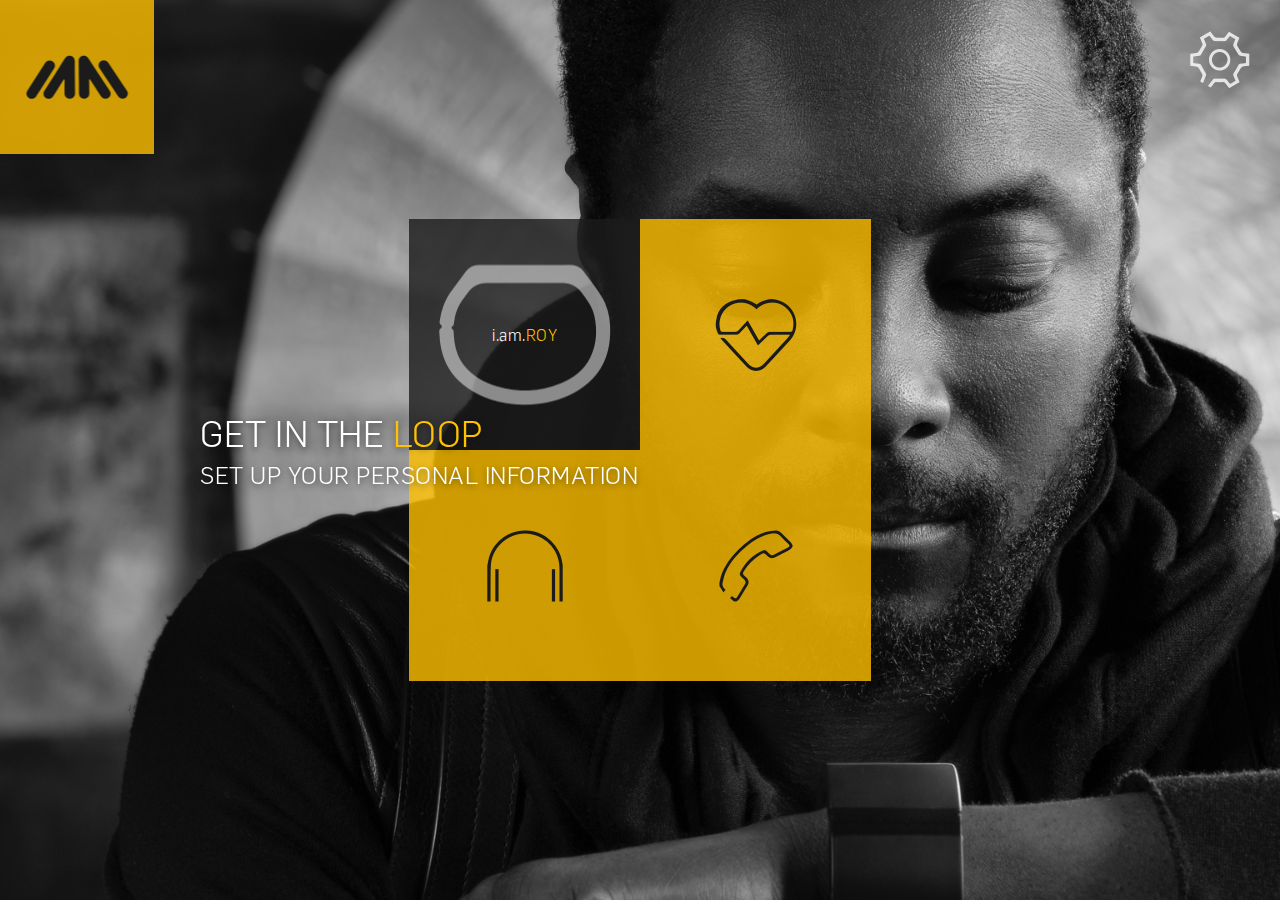
<file: index.html>
<!DOCTYPE html>
<html>
<head>
    <title></title>
    <link href="font/fonts.css" rel="stylesheet" />
    <link href="css/style.css" rel="stylesheet" />
</head>
<body>



    <div class="middleOfPage">
        <div class="flex-container-wrap">
            <div class="flex-container">

                <div class="details flex-item center">
                    <img src="images/imported-layers-copy-15.png" />
                    <div class="ver-middle">i.am.<span class="gold">ROY</span></div>
                </div>

                <div class="flip-container flex-item" ontouchstart="this.classList.toggle('hover');">
                    <div class="flipper">
                        <a href="fitness.html" class="front">
                            <div class="padded-button">
                                <img src="images/fill-6.png" />
                            </div>
                        </a>
                        <a href="fitness.html" class="back">
                            <div class="details">
                                <div class="ver-middle">
                                    <div class="title">YOUR FITNESS</div>
                                    <p>The Fitness app helps you keep active by showing daily activity and goals.</p>
                                    <span class="gold">Start</span>
                                </div>
                            </div>
                        </a>
                    </div>
                </div>

                <div class="flip-container flex-item" ontouchstart="this.classList.toggle('hover');">
                    <div class="flipper">
                        <a href="music.html" class="front">
                            <div class="padded-button">
                                <img src="images/fill-3-copy.png" />
                            </div>
                        </a>
                        <a href="music.html" class="back">
                            <div class="details">
                                <div class="ver-middle">
                                    <div class="title">YOUR FITNESS</div>
                                    <p>The Fitness app helps you keep active by showing daily activity and goals.</p>
                                    <span class="gold">Start</span>
                                </div>
                            </div>
                        </a>
                    </div>
                </div>

                <div class="flip-container flex-item" ontouchstart="this.classList.toggle('hover');">
                    <div class="flipper">
                        <div class="front">
                            <button class="padded-button">
                                <img src="images/imported-layers-copy.png" />
                            </button>
                        </div>
                        <div class="back">
                            <div class="details">
                                <div class="ver-middle">
                                    <div class="title">YOUR FITNESS</div>
                                    <p>The Fitness app helps you keep active by showing daily activity and goals.</p>
                                    <a href="#">Start</a>
                                </div>
                            </div>
                        </div>
                    </div>
                </div>

            </div>
        </div>
    </div>

    <div class="desc">
        <div>GET IN THE <span class="gold">LOOP</span></div>
        <div>SET UP YOUR PERSONAL INFORMATION</div>
    </div>

    <button class="padded-button small home">
        <img src="images/fill-1.png" />
    </button>

    <button class="settings">
        <img src="images/2-layers.png" />
    </button>

    <script src="js/script.js"></script>
</body>
</html>
</file>
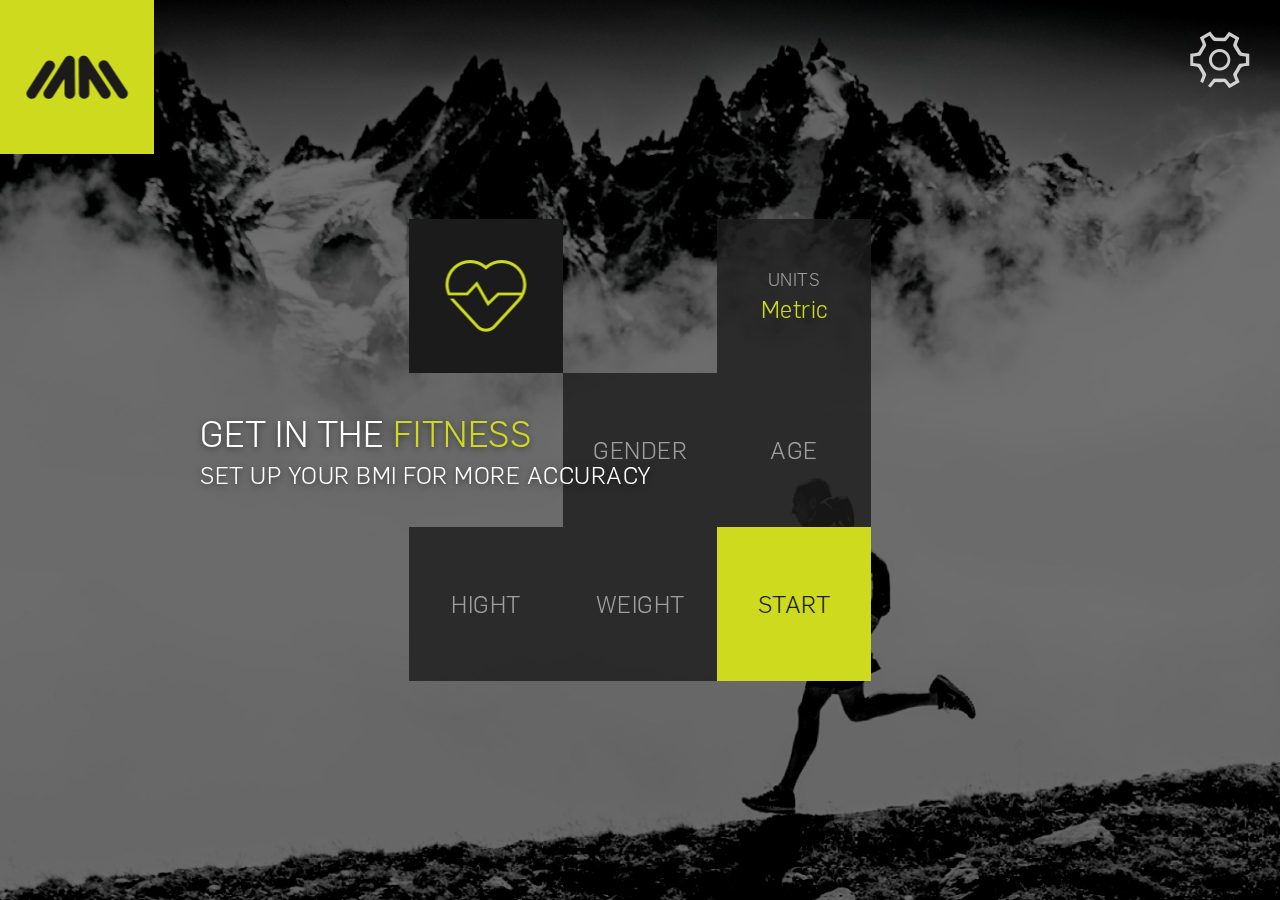
<file: fitness.html>
<!DOCTYPE html>
<html>
<head>
    <title></title>
    <link href="font/fonts.css" rel="stylesheet" />
    <link href="css/style.css" rel="stylesheet" />
</head>
<body class="fitness">



    <div class="middleOfPage">
        <div class="flex-container-wrap">
            <div class="flex-container" style="justify-content: space-between;">

                <div class="details small flex-item center" style="background-color:#1b1b1b;">
                    <img src="images/heart-green.png" />
                </div>

                <div class="flip-container flex-item small" ontouchstart="this.classList.toggle('hover');">
                    <div class="flipper">
                        <div class="front">
                            <div class="details small center">
                                <div class="ver-middle">
                                    <div style="color: #9e9e9e;font-size:18px;">UNITS</div>
                                    <div class="title green">Metric</div>
                                </div>
                            </div>
                        </div>
                        <div class="back">
                            <div class="details small">
                                <img src="images/fitness/units2.png" />
                            </div>
                        </div>
                    </div>
                </div>
            </div>
        </div>
        <div class="flex-container-wrap">
            <div class="flex-container" style="justify-content: flex-end;">

                <div class="flip-container flex-item small" ontouchstart="this.classList.toggle('hover');">
                    <div class="flipper">
                        <div class="front">
                            <div class="details small center">
                                <div class="ver-middle">
                                    <div class="title" style="color: #9e9e9e;">GENDER</div>
                                </div>
                            </div>
                        </div>
                        <div class="back">
                            <div class="details small">
                                <img src="images/fitness/gender2.png" />
                            </div>
                        </div>
                    </div>
                </div>

                <div class="flip-container flex-item small" ontouchstart="this.classList.toggle('hover');">
                    <div class="flipper">
                        <div class="front">
                            <div class="details small center">
                                <div class="ver-middle">
                                    <div class="title" style="color: #9e9e9e;">AGE</div>
                                </div>
                            </div>
                        </div>
                        <div class="back">
                            <div class="details small">
                                <img src="images/fitness/age2.png" />
                            </div>
                        </div>
                    </div>
                </div>
            </div>
        </div>
        <div class="flex-container-wrap">
            <div class="flex-container">

                <div class="flip-container flex-item small" ontouchstart="this.classList.toggle('hover');">
                    <div class="flipper">
                        <div class="front">
                            <div class="details small center">
                                <div class="ver-middle">
                                    <div class="title" style="color: #9e9e9e;">HIGHT</div>
                                </div>
                            </div>
                        </div>
                        <div class="back">
                            <div class="details small">
                                <img src="images/fitness/hight2.png" />
                            </div>
                        </div>
                    </div>
                </div>

                <div class="flip-container flex-item small" ontouchstart="this.classList.toggle('hover');">
                    <div class="flipper">
                        <div class="front">
                            <div class="details small center">
                                <div class="ver-middle">
                                    <div class="title" style="color: #9e9e9e;">WEIGHT</div>
                                </div>
                            </div>
                        </div>
                        <div class="back">
                            <div class="details small">
                                <img src="images/fitness/weight2.png" />
                            </div>
                        </div>
                    </div>
                </div>

                <div class="padded-button green small center">
                    <div class="ver-middle">
                        <div class="title" style="color: #1b1b1b;font-size: 24px;">START</div>
                    </div>
                </div>

            </div>
        </div>
    </div>

    <div class="desc">
        <div>GET IN THE <span class="green">FITNESS</span></div>
        <div>SET UP YOUR BMI FOR MORE ACCURACY</div>
    </div>

    <a href="index.html" class="padded-button small green home">
        <img src="images/fill-1.png" />
    </a>

    <button class="settings">
        <img src="images/2-layers.png" />
    </button>

    <script src="js/script.js"></script>
</body>
</html>
</file>
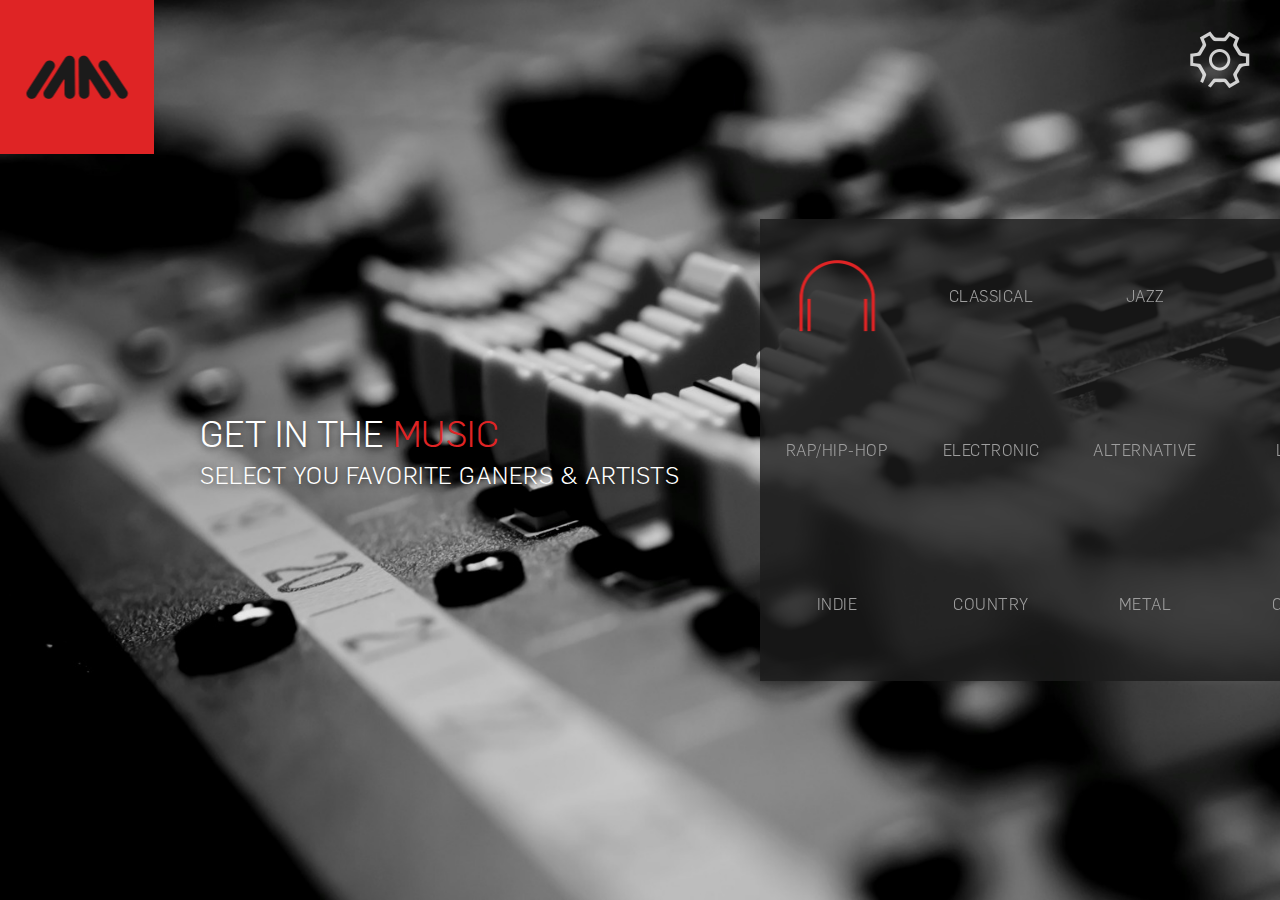
<file: music.html>
<!DOCTYPE html>
<html>
<head>
    <title></title>
    <link href="font/fonts.css" rel="stylesheet" />
    <link href="css/style.css" rel="stylesheet" />
</head>
<body class="music" style="background-position:left top;">

    <div class="middleOfPage" style="transform: translate(0,-50%);left: 760px;">
        <div class="flex-container-wrap">
            <div class="flex-container">

                <div class="details small flex-item center">
                    <img src="images/headphones_red.png" />
                </div>

                <div class="flip-container flex-item small" ontouchstart="this.classList.toggle('hover');">
                    <div class="flipper">
                        <div class="front">
                            <div class="details small center">
                                <div class="ver-middle">
                                    <div class="title" style="color: #9e9e9e;">CLASSICAL</div>
                                </div>
                            </div>
                        </div>
                        <div class="back">
                            <div class="padded-button red small center">
                                <div class="ver-middle">
                                    <div class="title" style="color: #1b1b1b;">CLASSICAL</div>
                                </div>
                            </div>
                        </div>
                    </div>
                </div>
                <div class="flip-container flex-item small" ontouchstart="this.classList.toggle('hover');">
                    <div class="flipper">
                        <div class="front">
                            <div class="details small center">
                                <div class="ver-middle">
                                    <div class="title" style="color: #9e9e9e;">JAZZ</div>
                                </div>
                            </div>
                        </div>
                        <div class="back">
                            <div class="padded-button red small center">
                                <div class="ver-middle">
                                    <div class="title" style="color: #1b1b1b;">JAZZ</div>
                                </div>
                            </div>
                        </div>
                    </div>
                </div>
                <div class="flip-container flex-item small" ontouchstart="this.classList.toggle('hover');">
                    <div class="flipper">
                        <div class="front">
                            <div class="details small center">
                                <div class="ver-middle">
                                    <div class="title" style="color: #9e9e9e;">POP</div>
                                </div>
                            </div>
                        </div>
                        <div class="back">
                            <div class="padded-button red small center">
                                <div class="ver-middle">
                                    <div class="title" style="color: #1b1b1b;">POP</div>
                                </div>
                            </div>
                        </div>
                    </div>
                </div>
                <div class="flip-container flex-item small" ontouchstart="this.classList.toggle('hover');">
                    <div class="flipper">
                        <div class="front">
                            <div class="details small center">
                                <div class="ver-middle">
                                    <div class="title" style="color: #9e9e9e;">ROCK</div>
                                </div>
                            </div>
                        </div>
                        <div class="back">
                            <div class="padded-button red small center">
                                <div class="ver-middle">
                                    <div class="title" style="color: #1b1b1b;">ROCK</div>
                                </div>
                            </div>
                        </div>
                    </div>
                </div>
            </div>
        </div>
        <div class="flex-container-wrap">
            <div class="flex-container">

                <div class="flip-container flex-item small" ontouchstart="this.classList.toggle('hover');">
                    <div class="flipper">
                        <div class="front">
                            <div class="details small center">
                                <div class="ver-middle">
                                    <div class="title" style="color: #9e9e9e;">RAP/HIP-HOP</div>
                                </div>
                            </div>
                        </div>
                        <div class="back">
                            <div class="padded-button red small center">
                                <div class="ver-middle">
                                    <div class="title" style="color: #1b1b1b;">RAP/HIP-HOP</div>
                                </div>
                            </div>
                        </div>
                    </div>
                </div>
                <div class="flip-container flex-item small" ontouchstart="this.classList.toggle('hover');">
                    <div class="flipper">
                        <div class="front">
                            <div class="details small center">
                                <div class="ver-middle">
                                    <div class="title" style="color: #9e9e9e;">ELECTRONIC</div>
                                </div>
                            </div>
                        </div>
                        <div class="back">
                            <div class="padded-button red small center">
                                <div class="ver-middle">
                                    <div class="title" style="color: #1b1b1b;">ELECTRONIC</div>
                                </div>
                            </div>
                        </div>
                    </div>
                </div>
                <div class="flip-container flex-item small" ontouchstart="this.classList.toggle('hover');">
                    <div class="flipper">
                        <div class="front">
                            <div class="details small center">
                                <div class="ver-middle">
                                    <div class="title" style="color: #9e9e9e;">ALTERNATIVE</div>
                                </div>
                            </div>
                        </div>
                        <div class="back">
                            <div class="padded-button red small center">
                                <div class="ver-middle">
                                    <div class="title" style="color: #1b1b1b;">ALTERNATIVE</div>
                                </div>
                            </div>
                        </div>
                    </div>
                </div>
                <div class="flip-container flex-item small" ontouchstart="this.classList.toggle('hover');">
                    <div class="flipper">
                        <div class="front">
                            <div class="details small center">
                                <div class="ver-middle">
                                    <div class="title" style="color: #9e9e9e;">LATIN</div>
                                </div>
                            </div>
                        </div>
                        <div class="back">
                            <div class="padded-button red small center">
                                <div class="ver-middle">
                                    <div class="title" style="color: #1b1b1b;">LATIN</div>
                                </div>
                            </div>
                        </div>
                    </div>
                </div>
                <div class="flip-container flex-item small" ontouchstart="this.classList.toggle('hover');">
                    <div class="flipper">
                        <div class="front">
                            <div class="details small center">
                                <div class="ver-middle">
                                    <div class="title" style="color: #9e9e9e;">PUNK</div>
                                </div>
                            </div>
                        </div>
                        <div class="back">
                            <div class="padded-button red small center">
                                <div class="ver-middle">
                                    <div class="title" style="color: #1b1b1b;">PUNK</div>
                                </div>
                            </div>
                        </div>
                    </div>
                </div>
            </div>
        </div>
        <div class="flex-container-wrap">
            <div class="flex-container" style="width:934px">

                <div class="flip-container flex-item small" ontouchstart="this.classList.toggle('hover');">
                    <div class="flipper">
                        <div class="front">
                            <div class="details small center">
                                <div class="ver-middle">
                                    <div class="title" style="color: #9e9e9e;">INDIE</div>
                                </div>
                            </div>
                        </div>
                        <div class="back">
                            <div class="padded-button red small center">
                                <div class="ver-middle">
                                    <div class="title" style="color: #1b1b1b;">INDIE</div>
                                </div>
                            </div>
                        </div>
                    </div>
                </div>
                <div class="flip-container flex-item small" ontouchstart="this.classList.toggle('hover');">
                    <div class="flipper">
                        <div class="front">
                            <div class="details small center">
                                <div class="ver-middle">
                                    <div class="title" style="color: #9e9e9e;">COUNTRY</div>
                                </div>
                            </div>
                        </div>
                        <div class="back">
                            <div class="padded-button red small center">
                                <div class="ver-middle">
                                    <div class="title" style="color: #1b1b1b;">COUNTRY</div>
                                </div>
                            </div>
                        </div>
                    </div>
                </div>
                <div class="flip-container flex-item small" ontouchstart="this.classList.toggle('hover');">
                    <div class="flipper">
                        <div class="front">
                            <div class="details small center">
                                <div class="ver-middle">
                                    <div class="title" style="color: #9e9e9e;">METAL</div>
                                </div>
                            </div>
                        </div>
                        <div class="back">
                            <div class="padded-button red small center">
                                <div class="ver-middle">
                                    <div class="title" style="color: #1b1b1b;">METAL</div>
                                </div>
                            </div>
                        </div>
                    </div>
                </div>
                <div class="flip-container flex-item small" ontouchstart="this.classList.toggle('hover');">
                    <div class="flipper">
                        <div class="front">
                            <div class="details small center">
                                <div class="ver-middle">
                                    <div class="title" style="color: #9e9e9e;">OLDIES</div>
                                </div>
                            </div>
                        </div>
                        <div class="back">
                            <div class="padded-button red small center">
                                <div class="ver-middle">
                                    <div class="title" style="color: #1b1b1b;">OLDIES</div>
                                </div>
                            </div>
                        </div>
                    </div>
                </div>
                <div class="flip-container flex-item small" ontouchstart="this.classList.toggle('hover');">
                    <div class="flipper">
                        <div class="front">
                            <div class="details small center">
                                <div class="ver-middle">
                                    <div class="title" style="color: #9e9e9e;">R&B/SOUL</div>
                                </div>
                            </div>
                        </div>
                        <div class="back">
                            <div class="padded-button red small center">
                                <div class="ver-middle">
                                    <div class="title" style="color: #1b1b1b;">R&B/SOUL</div>
                                </div>
                            </div>
                        </div>
                    </div>
                </div>

                <div class="padded-button red small center">
                    <div class="ver-middle">
                        <div class="title" style="color: #1b1b1b;">START</div>
                    </div>
                </div>

            </div>
        </div>
    </div>

    <div class="desc">
        <div>GET IN THE <span class="red">MUSIC</span></div>
        <div>SELECT YOU FAVORITE GANERS & ARTISTS </div>
    </div>

    <a href="index.html" class="padded-button small red home">
        <img src="images/fill-1.png" />
    </a>

    <button class="settings">
        <img src="images/2-layers.png" />
    </button>

    <script src="js/script.js"></script>
</body>
</html>
</file>
<file: font/fonts.css>
@font-face {
  font-family: 'Flama-Light';
  src: url('Flama-Light.eot?#iefix') format('embedded-opentype'),  url('Flama-Light.otf')  format('opentype'),
	     url('Flama-Light.woff') format('woff'), url('Flama-Light.ttf')  format('truetype'), url('Flama-Light.svg#Flama-Light') format('svg');
  font-weight: normal;
  font-style: normal;
}


@font-face {
  font-family: 'Flama-Book';
  src: url('Flama-Book.eot?#iefix') format('embedded-opentype'),  url('Flama-Book.otf')  format('opentype'),
	     url('Flama-Book.woff') format('woff'), url('Flama-Book.ttf')  format('truetype'), url('Flama-Book.svg#Flama-Book') format('svg');
  font-weight: normal;
  font-style: normal;
}
</file>
<file: css/style.css>
* { margin: 0; padding: 0; }
html { height: 100%; }
body { height: 100%; background: black; font-family: "Flama-Light"; font-weight: 300; font-size: 16px; color: white; letter-spacing: 0.5px; line-height: 1.4; background: url('../images/will_i_am_awesome_shot-01_0279_b.png') no-repeat right bottom; background-size: cover; }
body.fitness {background-image: url('../images/fitness_bg.jpg'); }
body.music {background-image: url('../images/music_bg.jpg'); }

a { color: #ffc100; text-decoration: none; }
button { background-color: transparent; border: none; outline: none; cursor: pointer; }

.center { text-align: center; }
.ver-middle { position: relative; top: 50%; transform: translateY(-50%); }
.middleOfPage { position: absolute; left: 50%; top: 50%; transform: translate(-50%,-50%);}

padded-button.home { position: absolute; left: 0; top: 0; }
button.settings { position: absolute; right: 30px; top: 30px; }

.padded-button,
.details { width: 231px; height: 231px; position: relative; padding: 20px; box-sizing: border-box; display: block; }
.padded-button.small,
.details.small { width: 154px; height: 154px; }

.padded-button { background-color: #ffc100; background-color: rgba(255,193,0,.8); }

.details { background-color: #1b1b1b; background-color: rgba(27,27,27,.8); color: white; }
.details .title { font-size: 24px; }
body.music .details .title { font-size: initial; }

.padded-button img,
.details img { position: absolute; left: 50%; top: 50%; transform: translate(-50%,-50%); }

.padded-button.green { background-color: #ceda1d; }
.padded-button.red { background-color: #df2425; }



.flex-container { width: 462px;  display: flex; flex-direction: row; flex-wrap: wrap; justify-content: flex-start; align-content: flex-start; align-items: flex-start;  }
.flex-items-default { flex-grow: 0; flex-shrink: 0; flex-basis: 0; }

body.music .flex-container { width: 770px;  }


.flip-container { -webkit-perspective: 1000; -moz-perspective: 1000; -o-perspective: 1000; perspective: 1000; }
.flip-container:hover .flipper,
.flip-container.hover .flipper { -webkit-transform: rotateY(180deg); -moz-transform: rotateY(180deg); -o-transform: rotateY(180deg); transform: rotateY(180deg); }
.flip-container, .front, .back { width: 231px; height: 231px; }
.flip-container.small, .flip-container.small .front, .flip-container.small .back { width: 154px; height: 154px; }
.flipper { -webkit-transition: 0.6s; -webkit-transform-style: preserve-3d; -moz-transition: 0.6s; -moz-transform-style: preserve-3d; -o-transition: 0.6s; -o-transform-style: preserve-3d; transition: 0.6s; transform-style: preserve-3d; position: relative; }
.front, .back { -webkit-backface-visibility: hidden; -moz-backface-visibility: hidden; -o-backface-visibility: hidden; backface-visibility: hidden; position: absolute; top: 0; left: 0; }
.front { z-index: 2; }
.back { -webkit-transform: rotateY(180deg); -moz-transform: rotateY(180deg); -o-transform: rotateY(180deg); transform: rotateY(180deg); }

.settings { transition: 0.2s linear; }
.settings:hover { transform: rotate(180deg); }

.desc { transform: translate(200px,-50%); position: absolute; top: 50%; left: 0; text-shadow: 0 2px 6px rgba(0, 0, 0, 0.5);}
.desc > div:first-child { font-size: 36px; }
.desc > div:last-child { font-size: 24px; }

.gold { color: #ffc100; }
.green { color: #ceda1d; }
.red { color: #df2425; }
</file>
